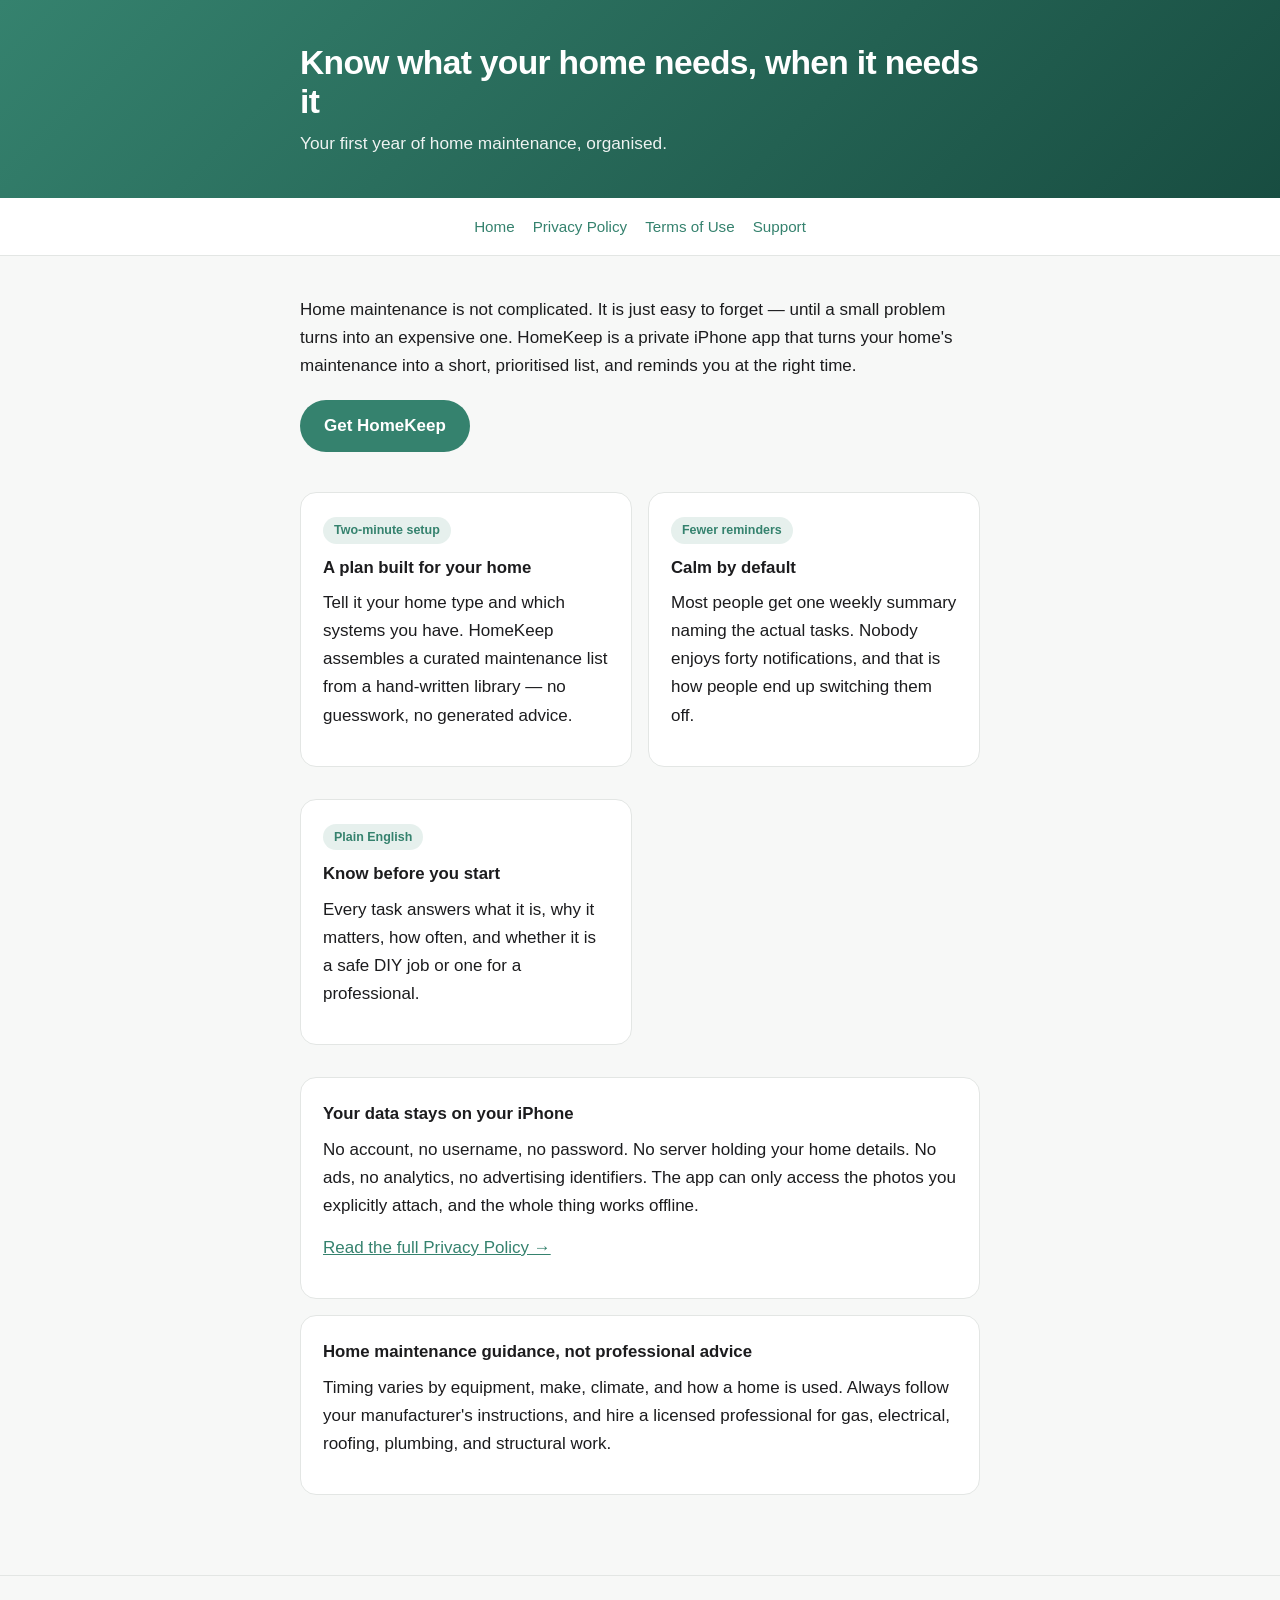
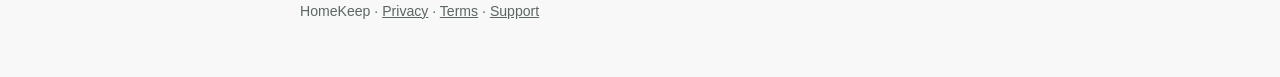
<file: index.html>
<!DOCTYPE html>
<html lang="en">
<head>
<meta charset="utf-8">
<meta name="viewport" content="width=device-width, initial-scale=1">
<title>HomeKeep — Know what your home needs, when it needs it</title>
<meta name="description" content="HomeKeep builds a short, personalised home maintenance list for your home and reminds you at the right time. No account. Your data stays on your iPhone.">
<link rel="stylesheet" href="style.css">
</head>
<body>

<header>
  <div class="wrap">
    <h1>Know what your home needs, when it needs it</h1>
    <p>Your first year of home maintenance, organised.</p>
  </div>
</header>

<nav>
  <div class="wrap">
    <a href="index.html">Home</a>
    <a href="privacy.html">Privacy Policy</a>
    <a href="terms.html">Terms of Use</a>
    <a href="support.html">Support</a>
  </div>
</nav>

<main>
<div class="wrap">

  <div class="hero">
    <p>Home maintenance is not complicated. It is just easy to forget — until a small
    problem turns into an expensive one. HomeKeep is a private iPhone app that turns
    your home's maintenance into a short, prioritised list, and reminds you at the
    right time.</p>
    <a class="cta" href="support.html">Get HomeKeep</a>
  </div>

  <div class="grid">
    <div class="card">
      <span class="badge">Two-minute setup</span>
      <h3>A plan built for your home</h3>
      <p>Tell it your home type and which systems you have. HomeKeep assembles a
      curated maintenance list from a hand-written library — no guesswork, no
      generated advice.</p>
    </div>
    <div class="card">
      <span class="badge">Fewer reminders</span>
      <h3>Calm by default</h3>
      <p>Most people get one weekly summary naming the actual tasks. Nobody enjoys
      forty notifications, and that is how people end up switching them off.</p>
    </div>
    <div class="card">
      <span class="badge">Plain English</span>
      <h3>Know before you start</h3>
      <p>Every task answers what it is, why it matters, how often, and whether it is
      a safe DIY job or one for a professional.</p>
    </div>
  </div>

  <div class="card">
    <h3>Your data stays on your iPhone</h3>
    <p>No account, no username, no password. No server holding your home details.
    No ads, no analytics, no advertising identifiers. The app can only access the
    photos you explicitly attach, and the whole thing works offline.</p>
    <p><a href="privacy.html">Read the full Privacy Policy →</a></p>
  </div>

  <div class="card">
    <h3>Home maintenance guidance, not professional advice</h3>
    <p>Timing varies by equipment, make, climate, and how a home is used. Always
    follow your manufacturer's instructions, and hire a licensed professional for
    gas, electrical, roofing, plumbing, and structural work.</p>
  </div>

</div>
</main>

<footer>
  <div class="wrap">
    <p>HomeKeep · <a href="privacy.html">Privacy</a> · <a href="terms.html">Terms</a> · <a href="support.html">Support</a></p>
  </div>
</footer>

</body>
</html>
</file>
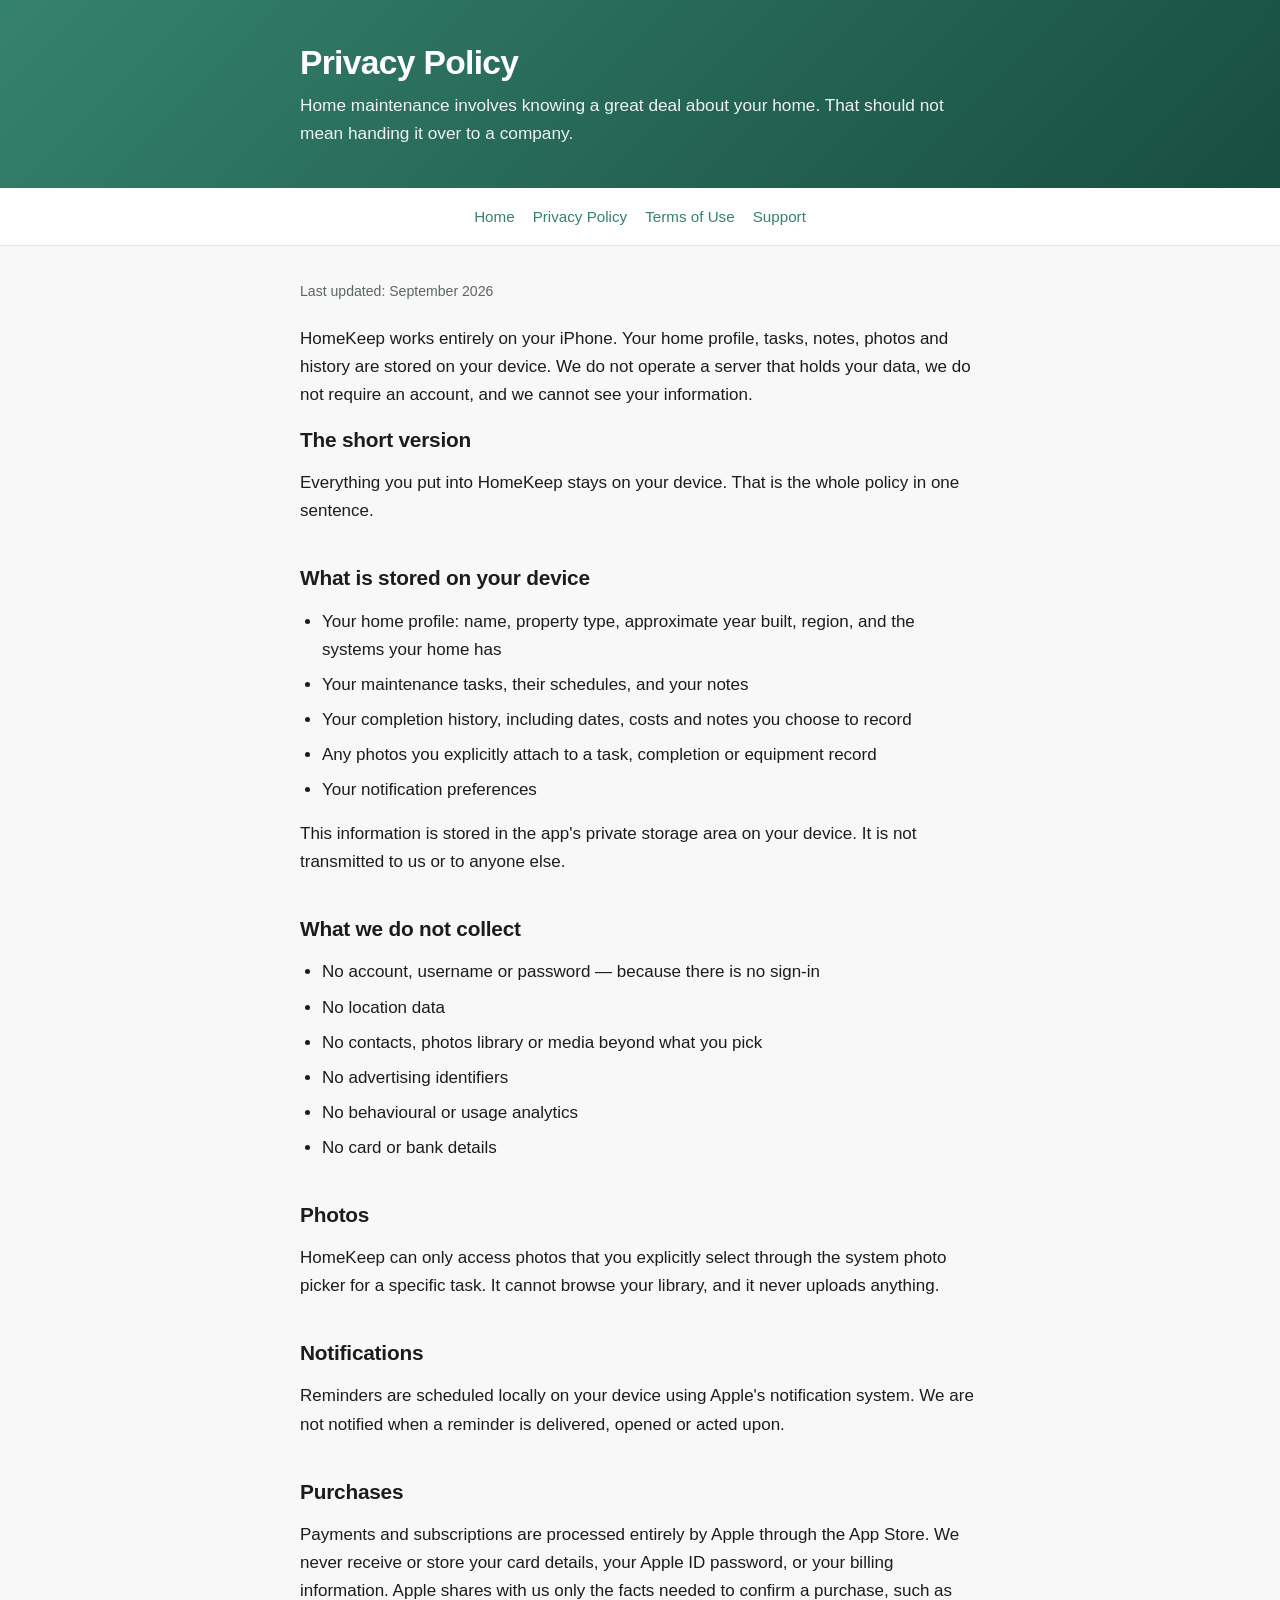
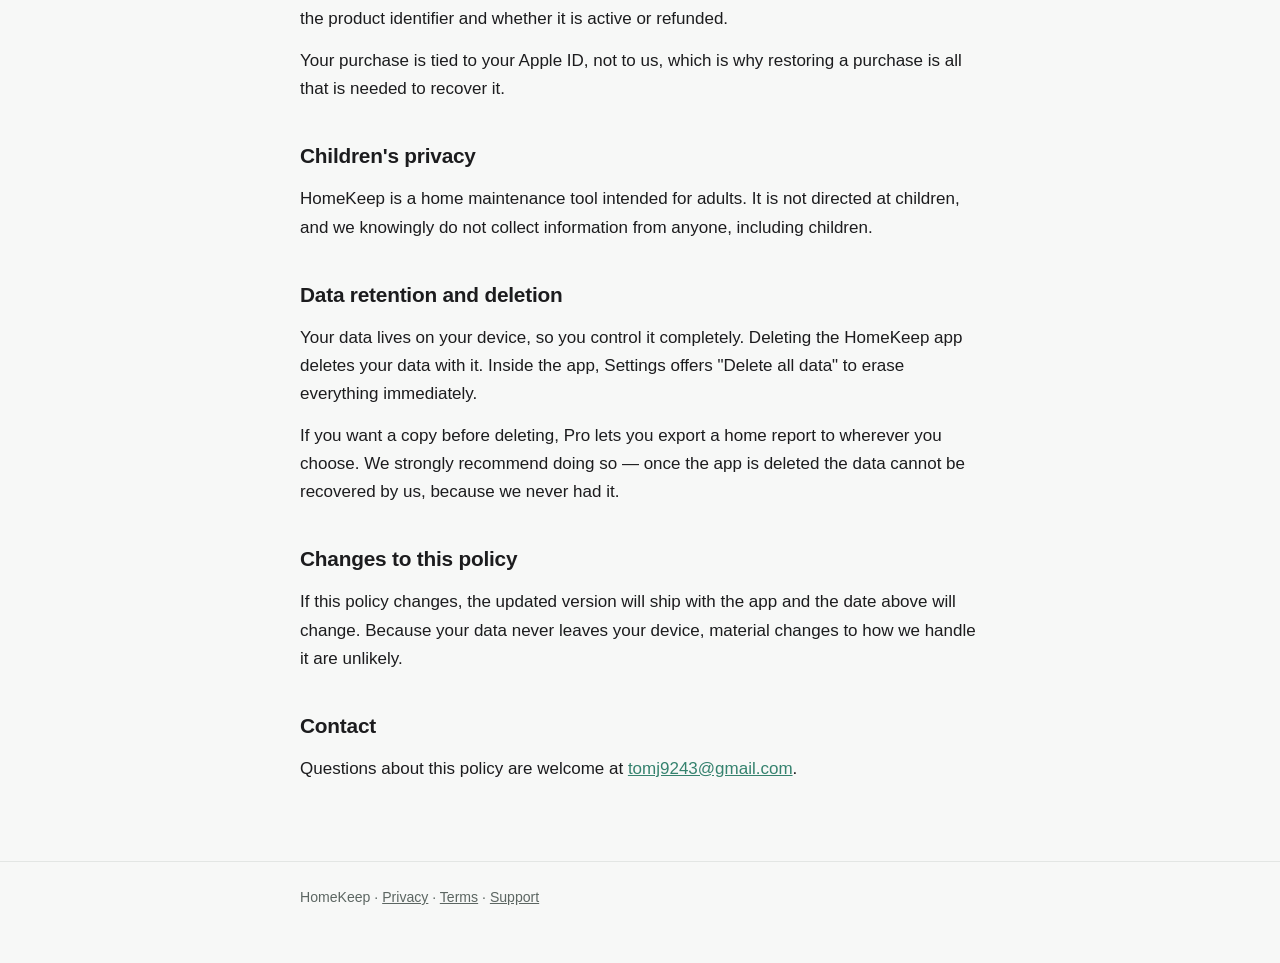
<file: privacy.html>
<!DOCTYPE html>
<html lang="en">
<head>
<meta charset="utf-8">
<meta name="viewport" content="width=device-width, initial-scale=1">
<title>Privacy Policy — HomeKeep</title>
<meta name="description" content="HomeKeep stores your home data on your iPhone. No account, no server, no ads, no analytics.">
<link rel="stylesheet" href="style.css">
</head>
<body>

<header>
  <div class="wrap">
    <h1>Privacy Policy</h1>
    <p>Home maintenance involves knowing a great deal about your home. That should not mean handing it over to a company.</p>
  </div>
</header>

<nav>
  <div class="wrap">
    <a href="index.html">Home</a>
    <a href="privacy.html">Privacy Policy</a>
    <a href="terms.html">Terms of Use</a>
    <a href="support.html">Support</a>
  </div>
</nav>

<main>
<div class="wrap">

<p class="updated">Last updated: September 2026</p>

<p>HomeKeep works entirely on your iPhone. Your home profile, tasks, notes, photos
and history are stored on your device. We do not operate a server that holds your
data, we do not require an account, and we cannot see your information.</p>

<h2>The short version</h2>
<p>Everything you put into HomeKeep stays on your device. That is the whole policy
in one sentence.</p>

<h2>What is stored on your device</h2>
<ul>
  <li>Your home profile: name, property type, approximate year built, region, and the systems your home has</li>
  <li>Your maintenance tasks, their schedules, and your notes</li>
  <li>Your completion history, including dates, costs and notes you choose to record</li>
  <li>Any photos you explicitly attach to a task, completion or equipment record</li>
  <li>Your notification preferences</li>
</ul>
<p>This information is stored in the app's private storage area on your device. It is
not transmitted to us or to anyone else.</p>

<h2>What we do not collect</h2>
<ul>
  <li>No account, username or password — because there is no sign-in</li>
  <li>No location data</li>
  <li>No contacts, photos library or media beyond what you pick</li>
  <li>No advertising identifiers</li>
  <li>No behavioural or usage analytics</li>
  <li>No card or bank details</li>
</ul>

<h2>Photos</h2>
<p>HomeKeep can only access photos that you explicitly select through the system photo
picker for a specific task. It cannot browse your library, and it never uploads
anything.</p>

<h2>Notifications</h2>
<p>Reminders are scheduled locally on your device using Apple's notification system.
We are not notified when a reminder is delivered, opened or acted upon.</p>

<h2>Purchases</h2>
<p>Payments and subscriptions are processed entirely by Apple through the App Store.
We never receive or store your card details, your Apple ID password, or your billing
information. Apple shares with us only the facts needed to confirm a purchase, such
as the product identifier and whether it is active or refunded.</p>
<p>Your purchase is tied to your Apple ID, not to us, which is why restoring a
purchase is all that is needed to recover it.</p>

<h2>Children's privacy</h2>
<p>HomeKeep is a home maintenance tool intended for adults. It is not directed at
children, and we knowingly do not collect information from anyone, including
children.</p>

<h2>Data retention and deletion</h2>
<p>Your data lives on your device, so you control it completely. Deleting the HomeKeep
app deletes your data with it. Inside the app, Settings offers "Delete all data" to
erase everything immediately.</p>
<p>If you want a copy before deleting, Pro lets you export a home report to wherever
you choose. We strongly recommend doing so — once the app is deleted the data cannot
be recovered by us, because we never had it.</p>

<h2>Changes to this policy</h2>
<p>If this policy changes, the updated version will ship with the app and the date
above will change. Because your data never leaves your device, material changes to
how we handle it are unlikely.</p>

<h2>Contact</h2>
<p>Questions about this policy are welcome at
<a href="mailto:tomj9243@gmail.com">tomj9243@gmail.com</a>.</p>

</div>
</main>

<footer>
  <div class="wrap">
    <p>HomeKeep · <a href="privacy.html">Privacy</a> · <a href="terms.html">Terms</a> · <a href="support.html">Support</a></p>
  </div>
</footer>

</body>
</html>
</file>
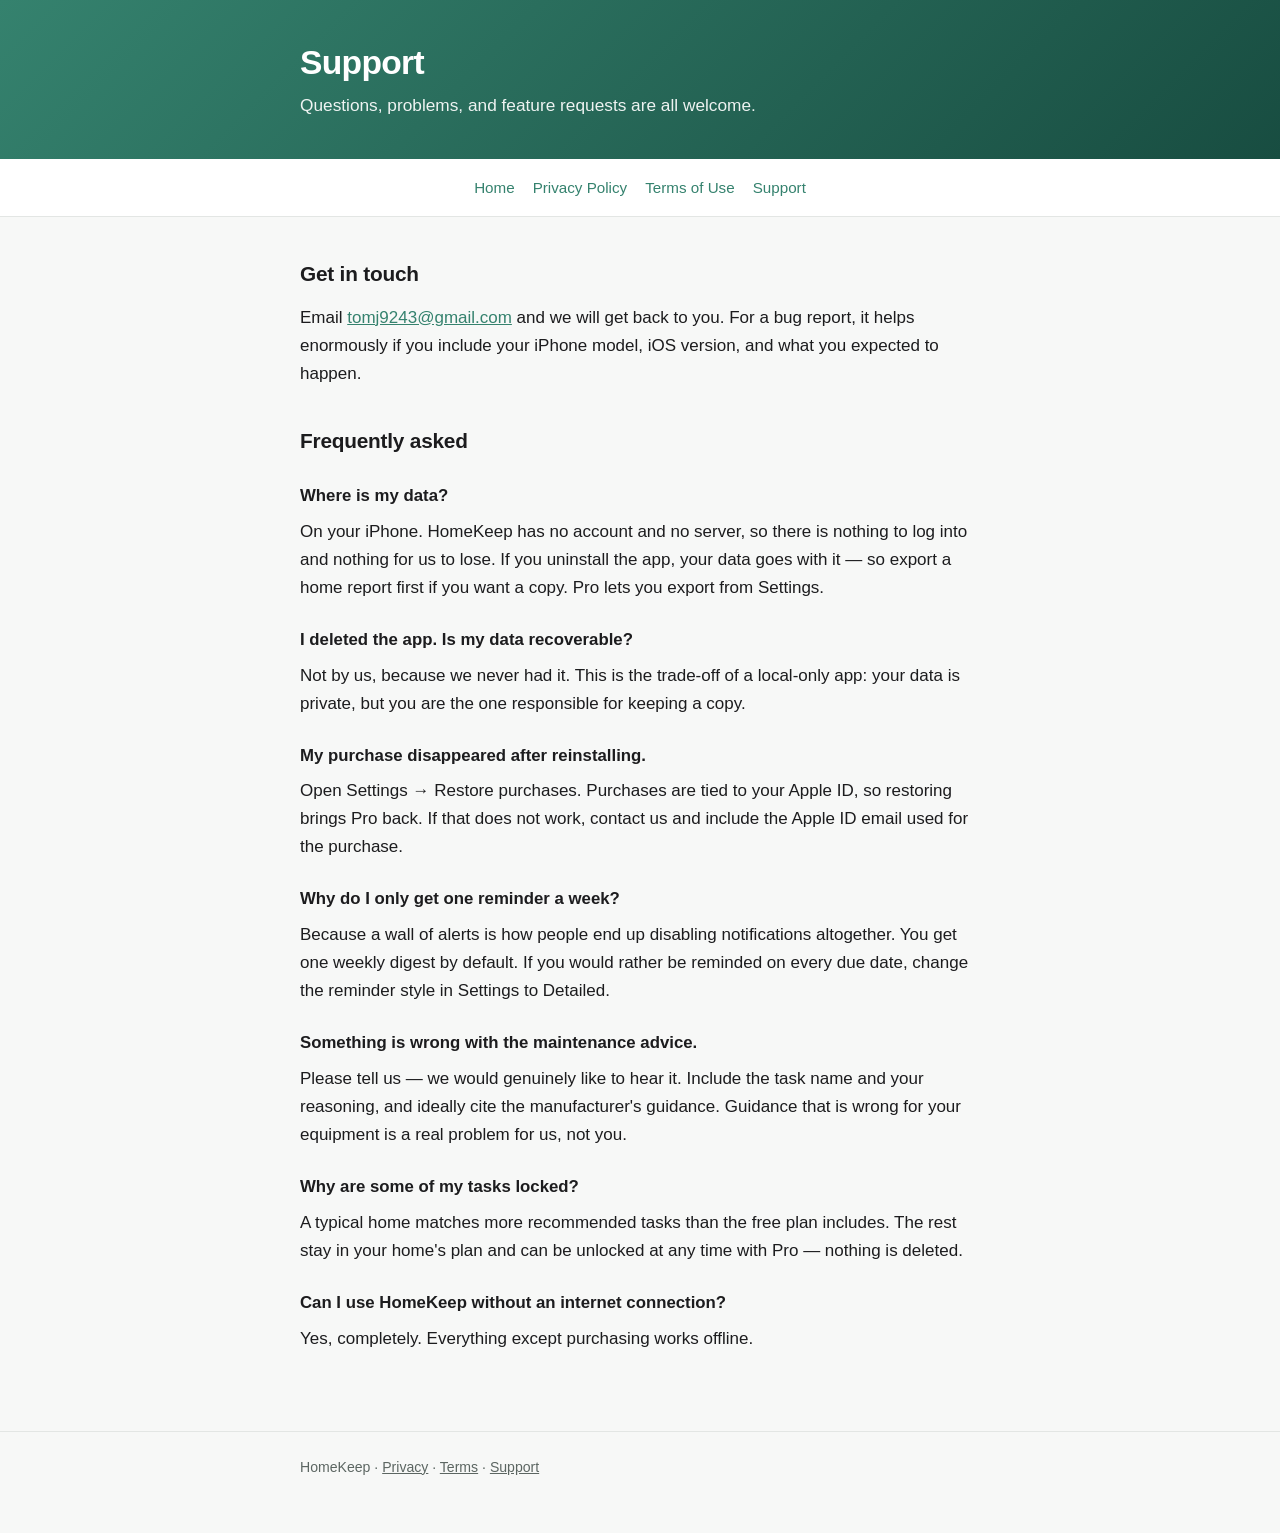
<file: support.html>
<!DOCTYPE html>
<html lang="en">
<head>
<meta charset="utf-8">
<meta name="viewport" content="width=device-width, initial-scale=1">
<title>Support — HomeKeep</title>
<meta name="description" content="Get help with HomeKeep, report a problem, or ask a question.">
<link rel="stylesheet" href="style.css">
</head>
<body>

<header>
  <div class="wrap">
    <h1>Support</h1>
    <p>Questions, problems, and feature requests are all welcome.</p>
  </div>
</header>

<nav>
  <div class="wrap">
    <a href="index.html">Home</a>
    <a href="privacy.html">Privacy Policy</a>
    <a href="terms.html">Terms of Use</a>
    <a href="support.html">Support</a>
  </div>
</nav>

<main>
<div class="wrap">

  <h2>Get in touch</h2>
  <p>Email <a href="mailto:tomj9243@gmail.com">tomj9243@gmail.com</a> and we will
  get back to you. For a bug report, it helps enormously if you include your iPhone
  model, iOS version, and what you expected to happen.</p>

  <h2>Frequently asked</h2>

  <h3>Where is my data?</h3>
  <p>On your iPhone. HomeKeep has no account and no server, so there is nothing to
  log into and nothing for us to lose. If you uninstall the app, your data goes with
  it — so export a home report first if you want a copy. Pro lets you export from
  Settings.</p>

  <h3>I deleted the app. Is my data recoverable?</h3>
  <p>Not by us, because we never had it. This is the trade-off of a local-only app:
  your data is private, but you are the one responsible for keeping a copy.</p>

  <h3>My purchase disappeared after reinstalling.</h3>
  <p>Open Settings → Restore purchases. Purchases are tied to your Apple ID, so
  restoring brings Pro back. If that does not work, contact us and include the
  Apple ID email used for the purchase.</p>

  <h3>Why do I only get one reminder a week?</h3>
  <p>Because a wall of alerts is how people end up disabling notifications
  altogether. You get one weekly digest by default. If you would rather be reminded
  on every due date, change the reminder style in Settings to Detailed.</p>

  <h3>Something is wrong with the maintenance advice.</h3>
  <p>Please tell us — we would genuinely like to hear it. Include the task name and
  your reasoning, and ideally cite the manufacturer's guidance. Guidance that is
  wrong for your equipment is a real problem for us, not you.</p>

  <h3>Why are some of my tasks locked?</h3>
  <p>A typical home matches more recommended tasks than the free plan includes. The
  rest stay in your home's plan and can be unlocked at any time with Pro — nothing
  is deleted.</p>

  <h3>Can I use HomeKeep without an internet connection?</h3>
  <p>Yes, completely. Everything except purchasing works offline.</p>

</div>
</main>

<footer>
  <div class="wrap">
    <p>HomeKeep · <a href="privacy.html">Privacy</a> · <a href="terms.html">Terms</a> · <a href="support.html">Support</a></p>
  </div>
</footer>

</body>
</html>
</file>
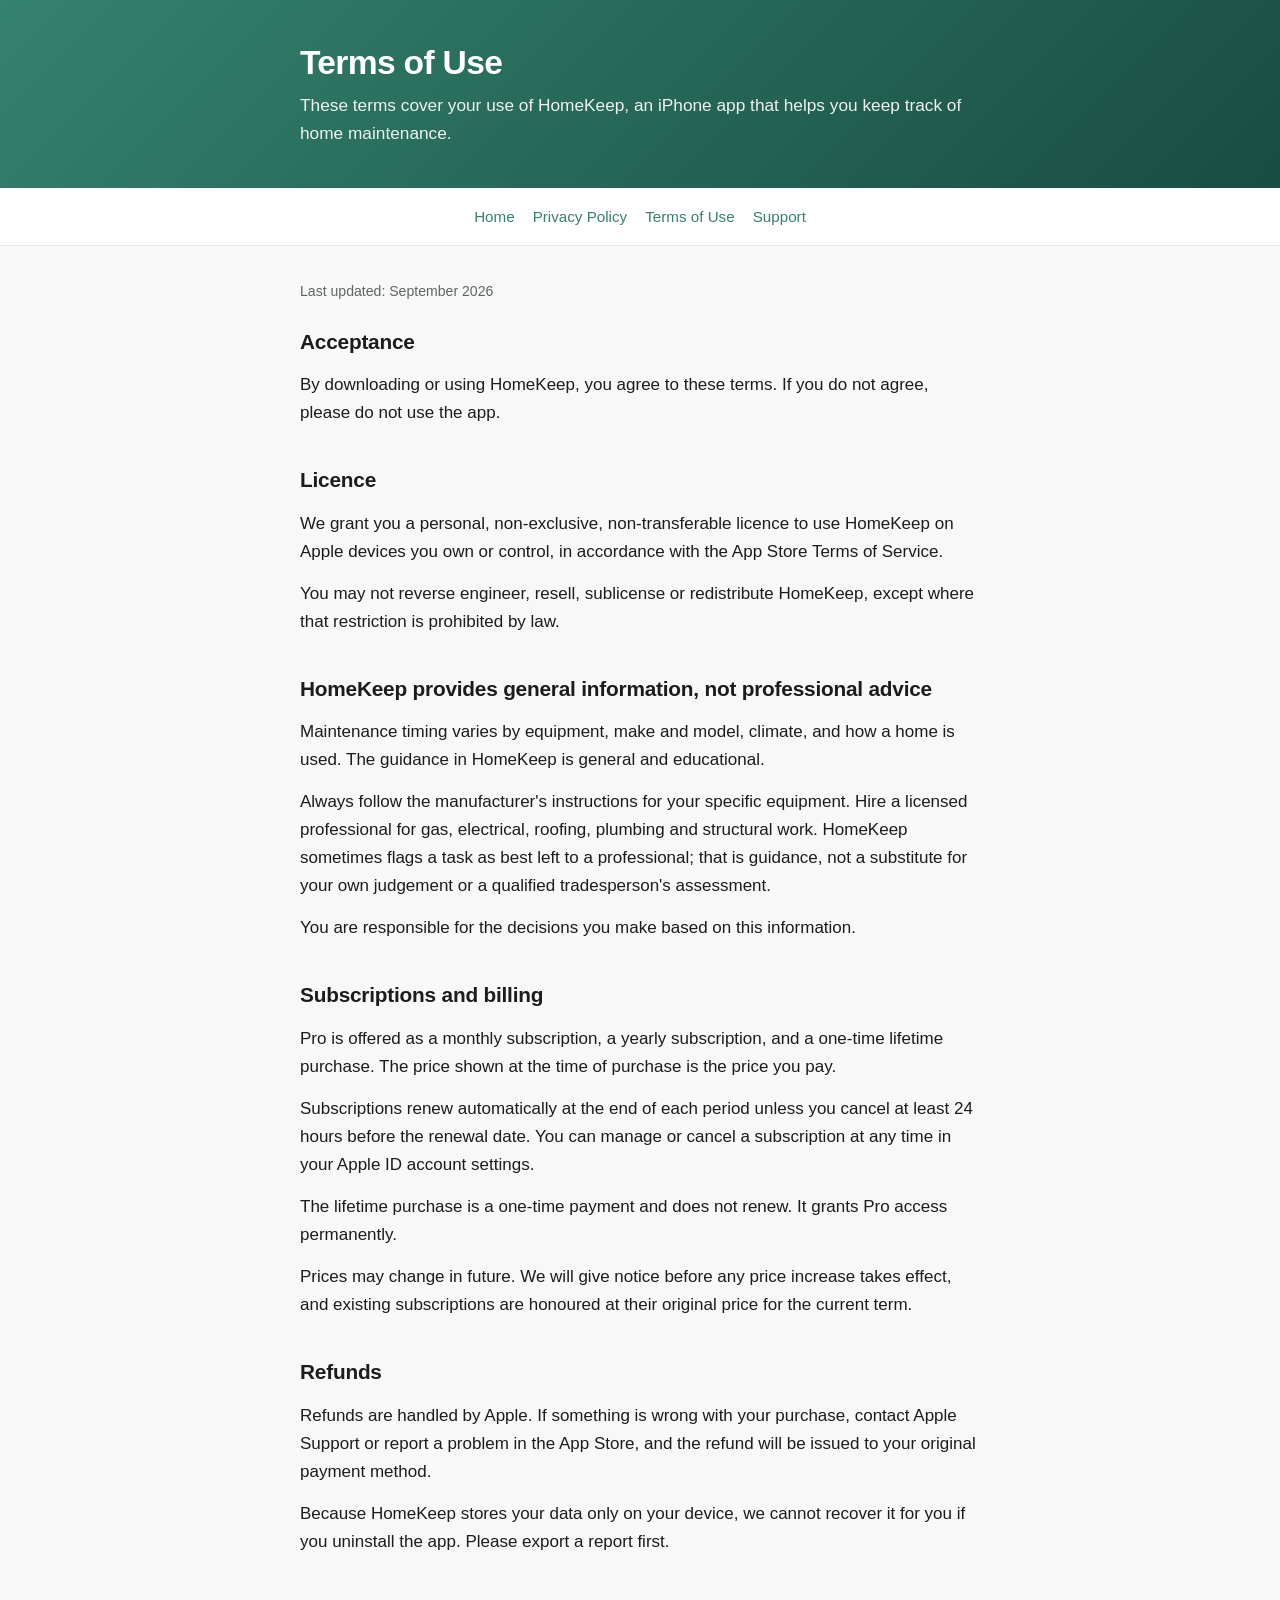
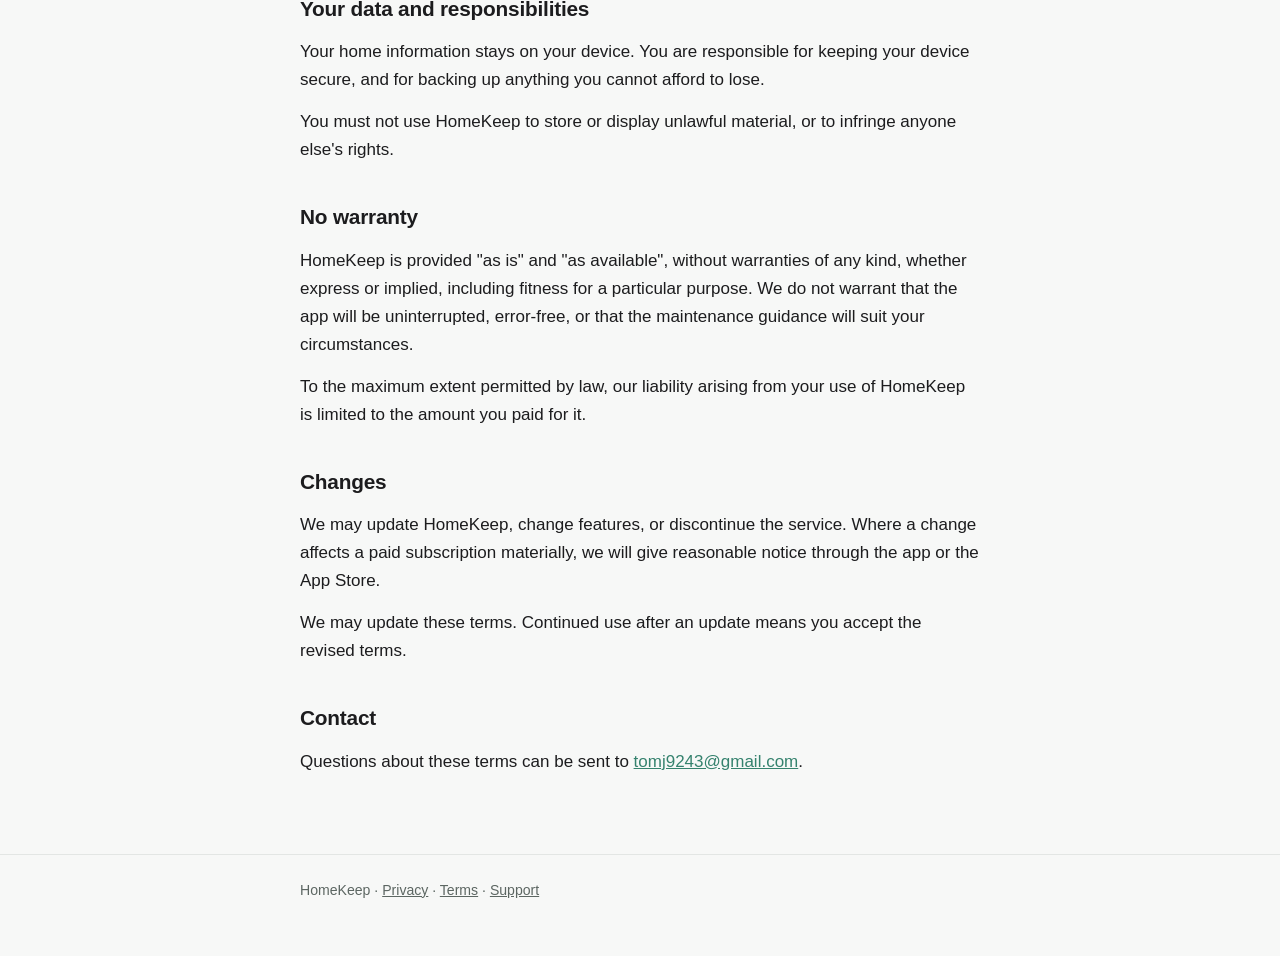
<file: terms.html>
<!DOCTYPE html>
<html lang="en">
<head>
<meta charset="utf-8">
<meta name="viewport" content="width=device-width, initial-scale=1">
<title>Terms of Use — HomeKeep</title>
<meta name="description" content="Terms of use for the HomeKeep iOS app.">
<link rel="stylesheet" href="style.css">
</head>
<body>

<header>
  <div class="wrap">
    <h1>Terms of Use</h1>
    <p>These terms cover your use of HomeKeep, an iPhone app that helps you keep track of home maintenance.</p>
  </div>
</header>

<nav>
  <div class="wrap">
    <a href="index.html">Home</a>
    <a href="privacy.html">Privacy Policy</a>
    <a href="terms.html">Terms of Use</a>
    <a href="support.html">Support</a>
  </div>
</nav>

<main>
<div class="wrap">

<p class="updated">Last updated: September 2026</p>

<h2>Acceptance</h2>
<p>By downloading or using HomeKeep, you agree to these terms. If you do not agree,
please do not use the app.</p>

<h2>Licence</h2>
<p>We grant you a personal, non-exclusive, non-transferable licence to use HomeKeep on
Apple devices you own or control, in accordance with the App Store Terms of Service.</p>
<p>You may not reverse engineer, resell, sublicense or redistribute HomeKeep, except
where that restriction is prohibited by law.</p>

<h2>HomeKeep provides general information, not professional advice</h2>
<p>Maintenance timing varies by equipment, make and model, climate, and how a home is
used. The guidance in HomeKeep is general and educational.</p>
<p>Always follow the manufacturer's instructions for your specific equipment. Hire a
licensed professional for gas, electrical, roofing, plumbing and structural work.
HomeKeep sometimes flags a task as best left to a professional; that is guidance, not
a substitute for your own judgement or a qualified tradesperson's assessment.</p>
<p>You are responsible for the decisions you make based on this information.</p>

<h2>Subscriptions and billing</h2>
<p>Pro is offered as a monthly subscription, a yearly subscription, and a one-time
lifetime purchase. The price shown at the time of purchase is the price you pay.</p>
<p>Subscriptions renew automatically at the end of each period unless you cancel at
least 24 hours before the renewal date. You can manage or cancel a subscription at
any time in your Apple ID account settings.</p>
<p>The lifetime purchase is a one-time payment and does not renew. It grants Pro access
permanently.</p>
<p>Prices may change in future. We will give notice before any price increase takes
effect, and existing subscriptions are honoured at their original price for the
current term.</p>

<h2>Refunds</h2>
<p>Refunds are handled by Apple. If something is wrong with your purchase, contact
Apple Support or report a problem in the App Store, and the refund will be issued to
your original payment method.</p>
<p>Because HomeKeep stores your data only on your device, we cannot recover it for you
if you uninstall the app. Please export a report first.</p>

<h2>Your data and responsibilities</h2>
<p>Your home information stays on your device. You are responsible for keeping your
device secure, and for backing up anything you cannot afford to lose.</p>
<p>You must not use HomeKeep to store or display unlawful material, or to infringe
anyone else's rights.</p>

<h2>No warranty</h2>
<p>HomeKeep is provided "as is" and "as available", without warranties of any kind,
whether express or implied, including fitness for a particular purpose. We do not
warrant that the app will be uninterrupted, error-free, or that the maintenance
guidance will suit your circumstances.</p>
<p>To the maximum extent permitted by law, our liability arising from your use of
HomeKeep is limited to the amount you paid for it.</p>

<h2>Changes</h2>
<p>We may update HomeKeep, change features, or discontinue the service. Where a change
affects a paid subscription materially, we will give reasonable notice through the app
or the App Store.</p>
<p>We may update these terms. Continued use after an update means you accept the revised
terms.</p>

<h2>Contact</h2>
<p>Questions about these terms can be sent to
<a href="mailto:tomj9243@gmail.com">tomj9243@gmail.com</a>.</p>

</div>
</main>

<footer>
  <div class="wrap">
    <p>HomeKeep · <a href="privacy.html">Privacy</a> · <a href="terms.html">Terms</a> · <a href="support.html">Support</a></p>
  </div>
</footer>

</body>
</html>
</file>
<file: style.css>
:root {
  --brand: #35826e;
  --brand-deep: #184d41;
  --ink: #1c1c1e;
  --muted: #5c6662;
  --line: #e3e6e4;
  --surface: #ffffff;
  --bg: #f7f8f7;
  --radius: 16px;
  --max: 720px;
}

@media (prefers-color-scheme: dark) {
  :root {
    --ink: #f2f2f7;
    --muted: #a1a8a5;
    --line: #2a2e2c;
    --surface: #161918;
    --bg: #0d0f0e;
  }
}

* { box-sizing: border-box; }

body {
  margin: 0;
  background: var(--bg);
  color: var(--ink);
  font-family: -apple-system, BlinkMacSystemFont, "SF Pro Text", "Segoe UI", Roboto, Helvetica, Arial, sans-serif;
  font-size: 17px;
  line-height: 1.65;
  -webkit-font-smoothing: antialiased;
}

.wrap {
  max-width: var(--max);
  margin: 0 auto;
  padding: 0 20px;
}

/* Header */
header {
  background: linear-gradient(135deg, var(--brand) 0%, var(--brand-deep) 100%);
  color: #fff;
  padding: 44px 0 40px;
}

header h1 {
  margin: 0 0 8px;
  font-size: 2.1rem;
  line-height: 1.15;
  letter-spacing: -0.02em;
  font-weight: 700;
}

header p {
  margin: 0;
  font-size: 1.08rem;
  opacity: 0.92;
}

nav {
  display: flex;
  flex-wrap: wrap;
  gap: 18px;
  padding: 16px 0;
  border-bottom: 1px solid var(--line);
  background: var(--surface);
  position: sticky;
  top: 0;
  z-index: 10;
}

nav .wrap { display: flex; flex-wrap: wrap; gap: 18px; }

nav a {
  color: var(--brand);
  text-decoration: none;
  font-size: 0.95rem;
  font-weight: 500;
}

nav a:hover, nav a:focus { text-decoration: underline; }

main { padding: 40px 0 64px; }

h2 {
  font-size: 1.3rem;
  margin: 36px 0 12px;
  letter-spacing: -0.01em;
}

h2:first-of-type { margin-top: 0; }

h3 {
  font-size: 1.05rem;
  margin: 24px 0 8px;
}

p { margin: 0 0 14px; }

ul { margin: 0 0 16px; padding-left: 22px; }

li { margin-bottom: 7px; }

a { color: var(--brand); }

.updated {
  color: var(--muted);
  font-size: 0.88rem;
  margin: -6px 0 22px;
}

/* Landing page */
.hero { margin-bottom: 36px; }

.card {
  background: var(--surface);
  border: 1px solid var(--line);
  border-radius: var(--radius);
  padding: 22px;
  margin-bottom: 16px;
}

.card h3 { margin-top: 0; }

.grid {
  display: grid;
  grid-template-columns: repeat(auto-fit, minmax(240px, 1fr));
  gap: 16px;
  margin-bottom: 16px;
}

.badge {
  display: inline-block;
  background: rgba(53, 130, 110, 0.12);
  color: var(--brand);
  border-radius: 999px;
  padding: 3px 11px;
  font-size: 0.78rem;
  font-weight: 600;
  margin-bottom: 10px;
}

.cta {
  display: inline-block;
  background: var(--brand);
  color: #fff;
  text-decoration: none;
  font-weight: 600;
  padding: 12px 24px;
  border-radius: 999px;
  margin: 6px 0 4px;
}

.cta:hover, .cta:focus { background: var(--brand-deep); }

footer {
  border-top: 1px solid var(--line);
  padding: 24px 0 40px;
  color: var(--muted);
  font-size: 0.88rem;
}

footer a { color: var(--muted); }
</file>
